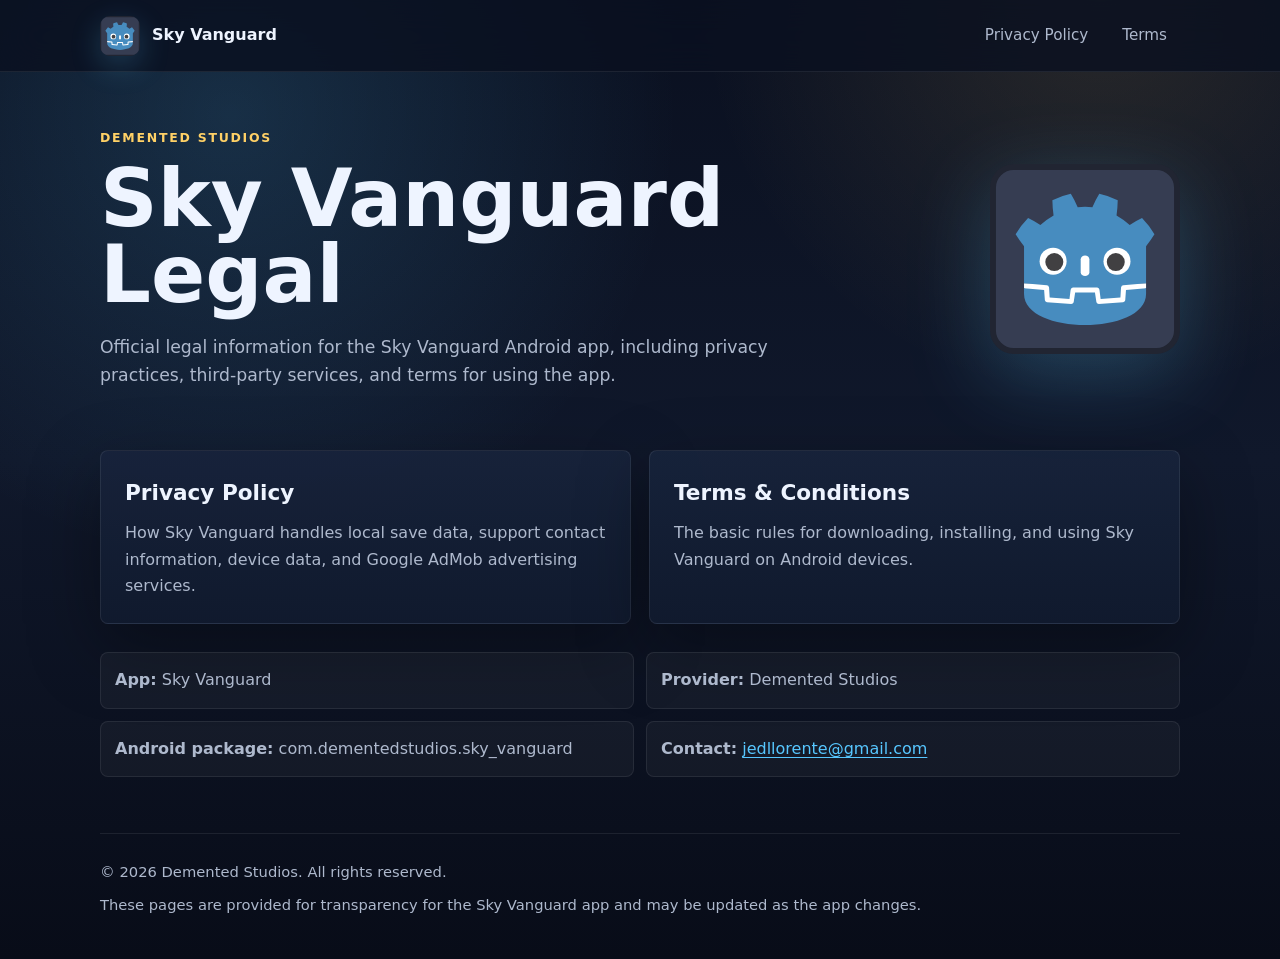
<file: docs/legal-site/index.html>
<!DOCTYPE html>
<html lang="en">
<head>
  <meta charset="utf-8">
  <meta name="viewport" content="width=device-width, initial-scale=1">
  <title>Sky Vanguard Legal</title>
  <meta name="description" content="Privacy Policy and Terms & Conditions for the Sky Vanguard Android app by Demented Studios.">
  <link rel="icon" href="assets/sky-vanguard-icon.svg" type="image/svg+xml">
  <link rel="stylesheet" href="styles.css">
</head>
<body>
  <header class="site-header">
    <div class="nav-shell">
      <a class="brand" href="index.html">
        <img src="assets/sky-vanguard-icon.svg" alt="Sky Vanguard icon">
        <span>Sky Vanguard</span>
      </a>
      <nav class="nav-links" aria-label="Legal pages">
        <a href="privacy-policy.html">Privacy Policy</a>
        <a href="terms-and-conditions.html">Terms</a>
      </nav>
    </div>
  </header>

  <main>
    <section class="hero">
      <div>
        <p class="eyebrow">Demented Studios</p>
        <h1>Sky Vanguard Legal</h1>
        <p class="lede">Official legal information for the Sky Vanguard Android app, including privacy practices, third-party services, and terms for using the app.</p>
      </div>
      <img class="hero-mark" src="assets/sky-vanguard-icon.svg" alt="" aria-hidden="true">
    </section>

    <section class="content-shell" aria-label="Legal documents">
      <div class="quick-links">
        <a class="link-card" href="privacy-policy.html">
          <h2>Privacy Policy</h2>
          <p>How Sky Vanguard handles local save data, support contact information, device data, and Google AdMob advertising services.</p>
        </a>
        <a class="link-card" href="terms-and-conditions.html">
          <h2>Terms &amp; Conditions</h2>
          <p>The basic rules for downloading, installing, and using Sky Vanguard on Android devices.</p>
        </a>
      </div>

      <ul class="meta-list" aria-label="Application details">
        <li><strong>App:</strong> Sky Vanguard</li>
        <li><strong>Provider:</strong> Demented Studios</li>
        <li><strong>Android package:</strong> com.dementedstudios.sky_vanguard</li>
        <li><strong>Contact:</strong> <a href="mailto:jedllorente@gmail.com">jedllorente@gmail.com</a></li>
      </ul>
    </section>
  </main>

  <footer class="site-footer">
    <p>&copy; 2026 Demented Studios. All rights reserved.</p>
    <p class="fine-print">These pages are provided for transparency for the Sky Vanguard app and may be updated as the app changes.</p>
  </footer>
</body>
</html>
</file>
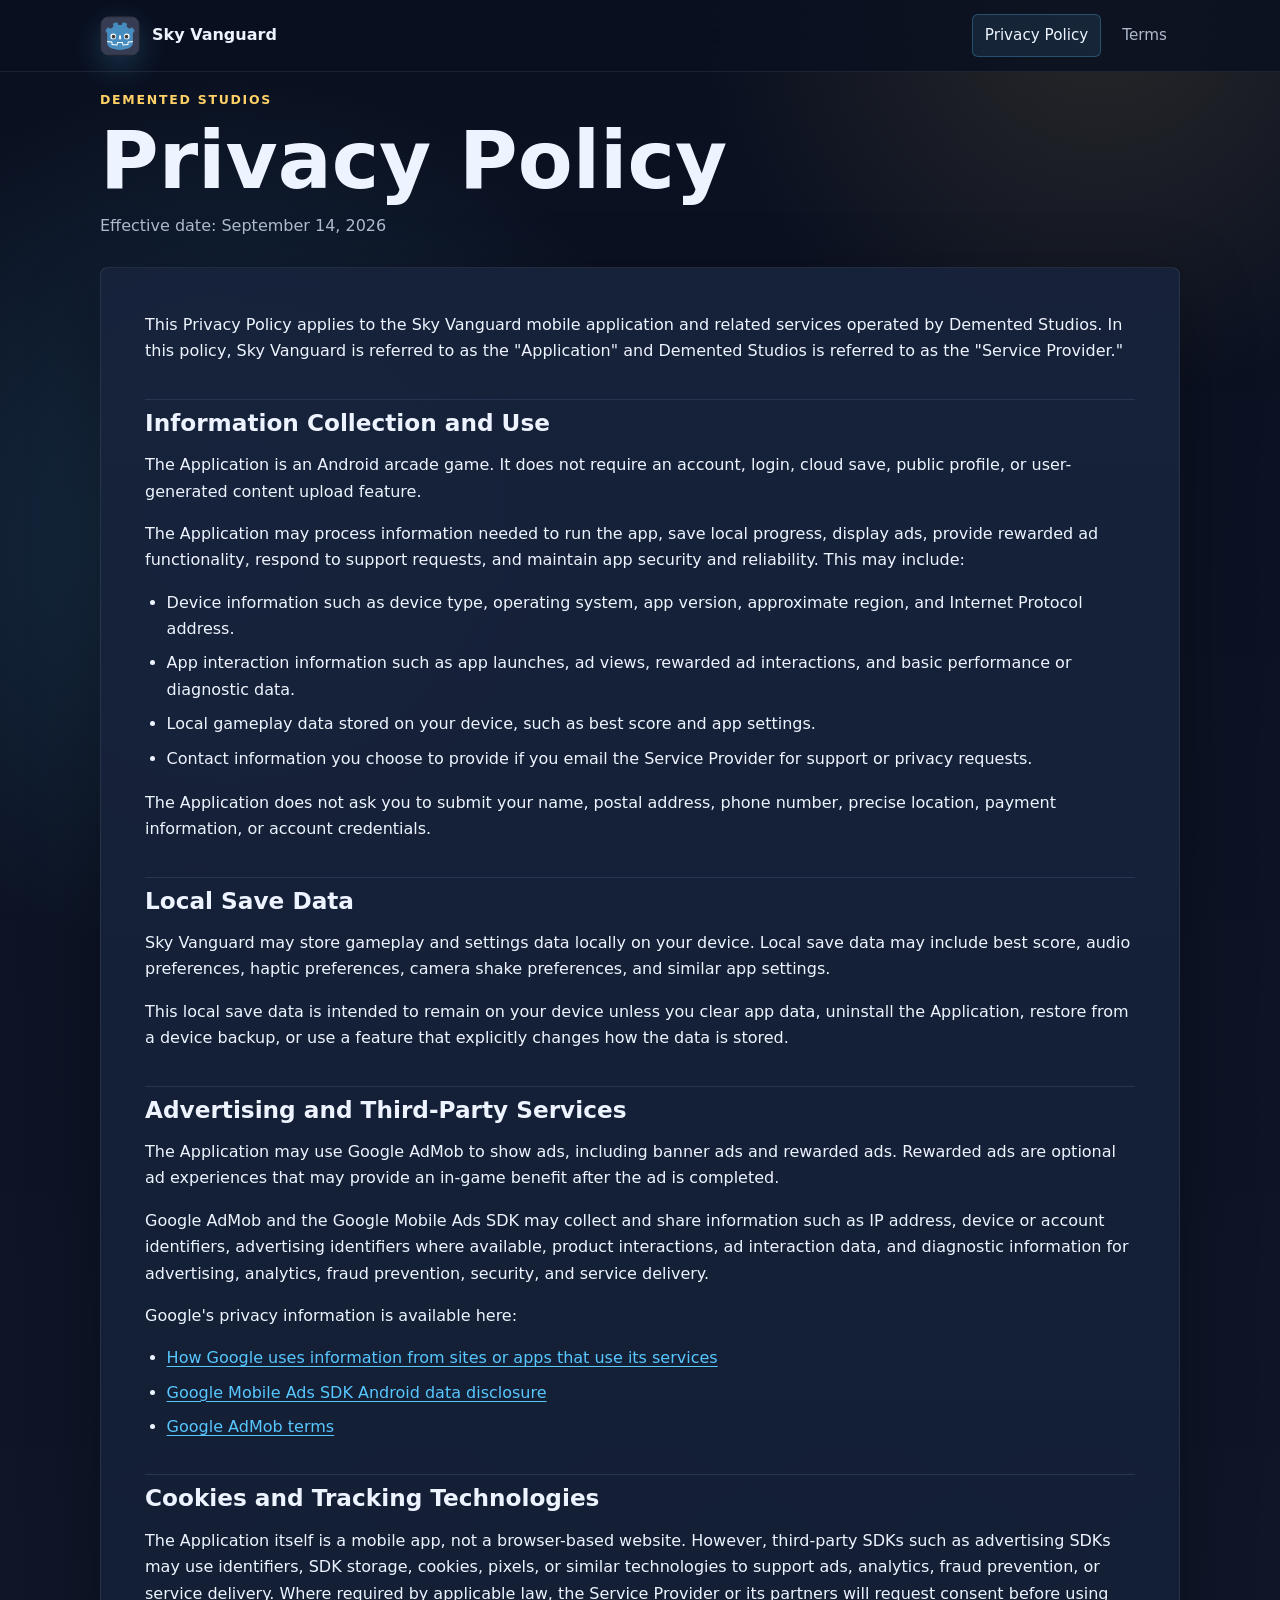
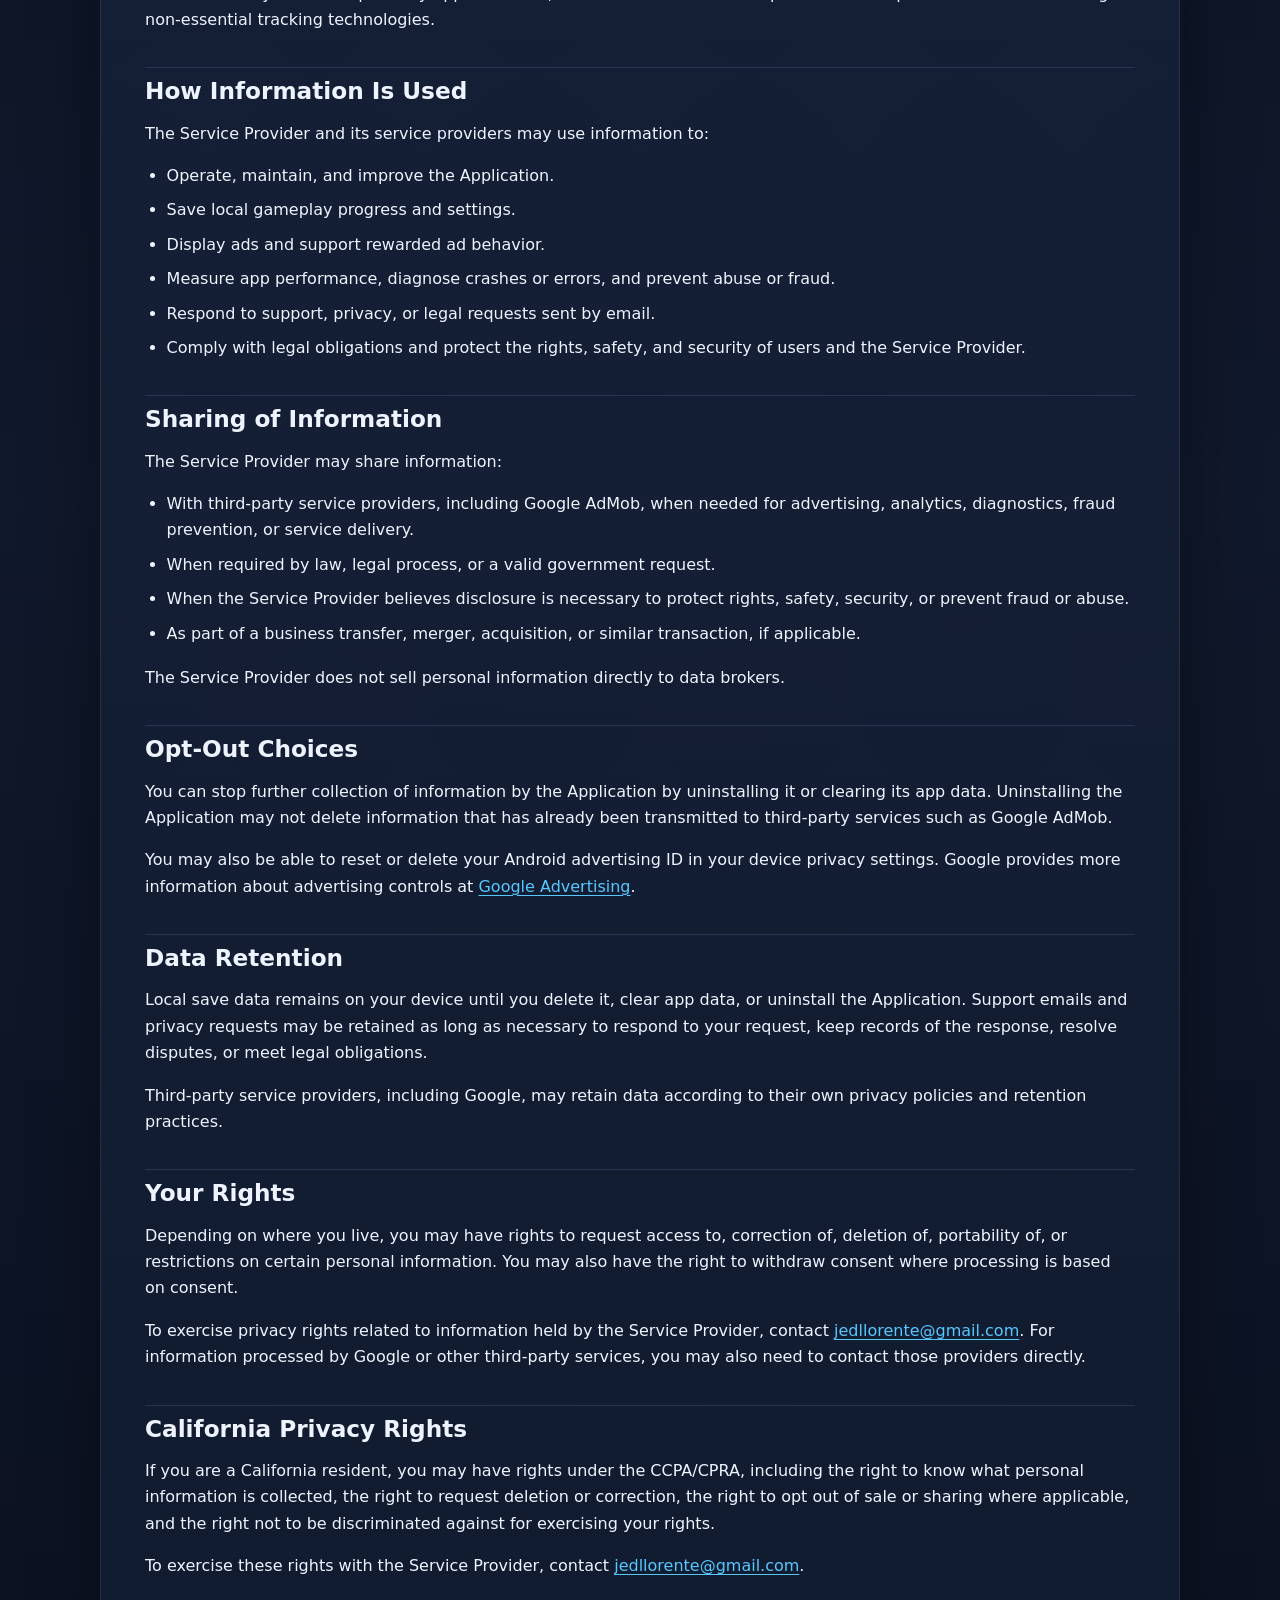
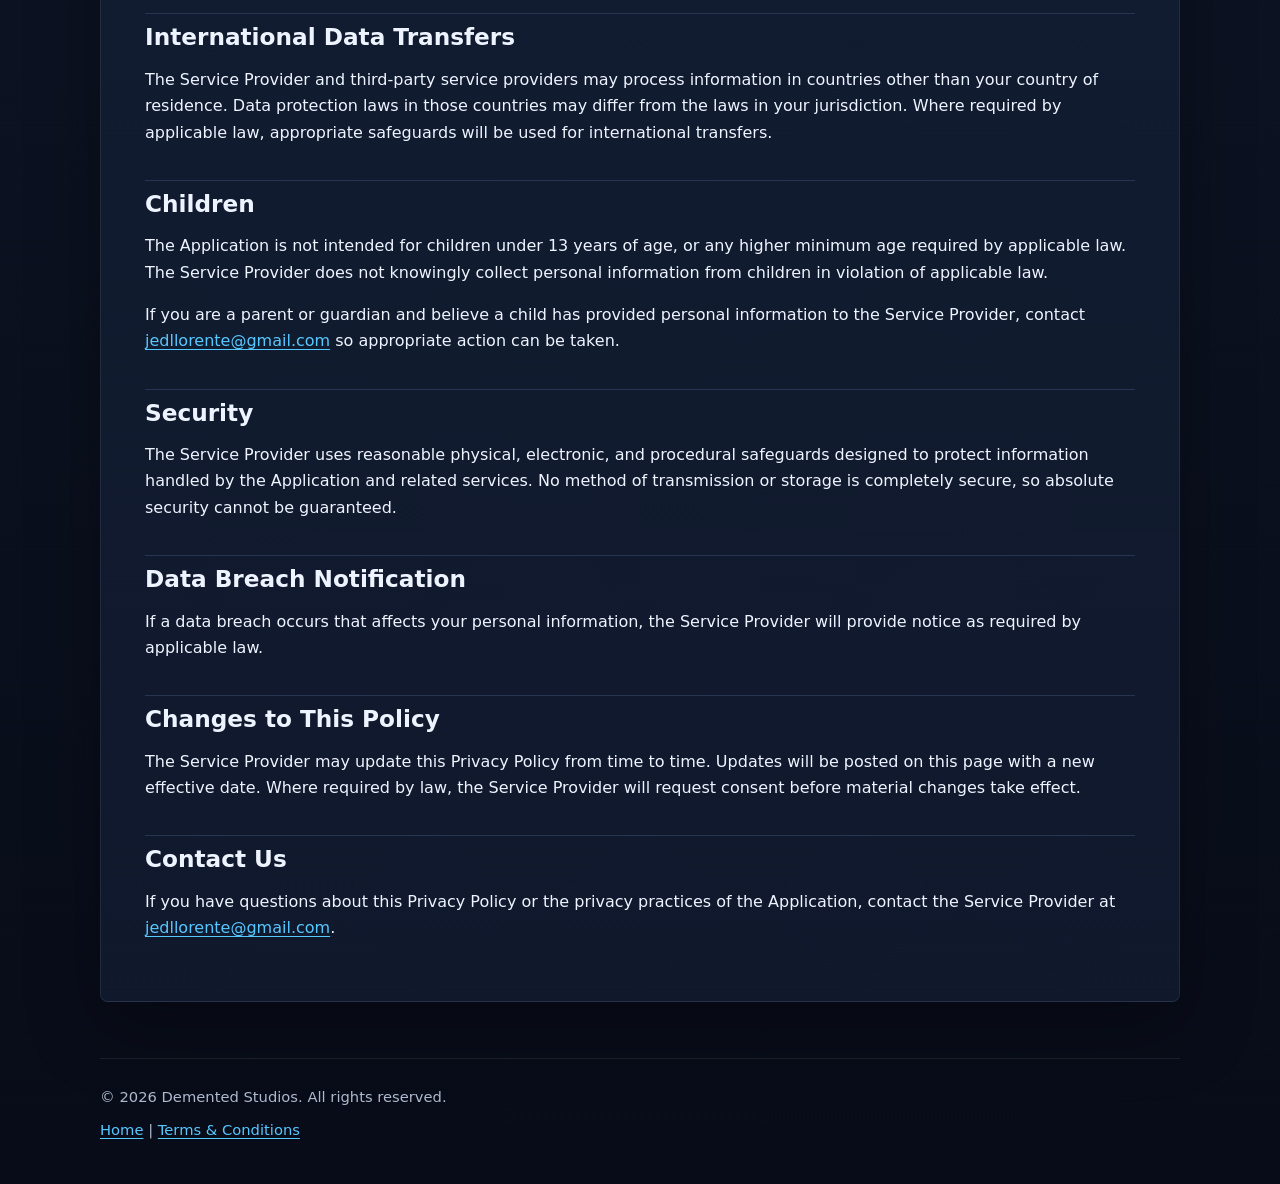
<file: docs/legal-site/privacy-policy.html>
<!DOCTYPE html>
<html lang="en">
<head>
  <meta charset="utf-8">
  <meta name="viewport" content="width=device-width, initial-scale=1">
  <title>Privacy Policy | Sky Vanguard</title>
  <meta name="description" content="Privacy Policy for the Sky Vanguard Android app by Demented Studios.">
  <link rel="icon" href="assets/sky-vanguard-icon.svg" type="image/svg+xml">
  <link rel="stylesheet" href="styles.css">
</head>
<body>
  <header class="site-header">
    <div class="nav-shell">
      <a class="brand" href="index.html">
        <img src="assets/sky-vanguard-icon.svg" alt="Sky Vanguard icon">
        <span>Sky Vanguard</span>
      </a>
      <nav class="nav-links" aria-label="Legal pages">
        <a href="privacy-policy.html" aria-current="page">Privacy Policy</a>
        <a href="terms-and-conditions.html">Terms</a>
      </nav>
    </div>
  </header>

  <main class="content-shell legal-page">
    <p class="eyebrow">Demented Studios</p>
    <h1>Privacy Policy</h1>
    <p class="updated">Effective date: September 14, 2026</p>

    <article class="legal-card">
      <p>This Privacy Policy applies to the Sky Vanguard mobile application and related services operated by Demented Studios. In this policy, Sky Vanguard is referred to as the "Application" and Demented Studios is referred to as the "Service Provider."</p>

      <h2>Information Collection and Use</h2>
      <p>The Application is an Android arcade game. It does not require an account, login, cloud save, public profile, or user-generated content upload feature.</p>
      <p>The Application may process information needed to run the app, save local progress, display ads, provide rewarded ad functionality, respond to support requests, and maintain app security and reliability. This may include:</p>
      <ul>
        <li>Device information such as device type, operating system, app version, approximate region, and Internet Protocol address.</li>
        <li>App interaction information such as app launches, ad views, rewarded ad interactions, and basic performance or diagnostic data.</li>
        <li>Local gameplay data stored on your device, such as best score and app settings.</li>
        <li>Contact information you choose to provide if you email the Service Provider for support or privacy requests.</li>
      </ul>
      <p>The Application does not ask you to submit your name, postal address, phone number, precise location, payment information, or account credentials.</p>

      <h2>Local Save Data</h2>
      <p>Sky Vanguard may store gameplay and settings data locally on your device. Local save data may include best score, audio preferences, haptic preferences, camera shake preferences, and similar app settings.</p>
      <p>This local save data is intended to remain on your device unless you clear app data, uninstall the Application, restore from a device backup, or use a feature that explicitly changes how the data is stored.</p>

      <h2>Advertising and Third-Party Services</h2>
      <p>The Application may use Google AdMob to show ads, including banner ads and rewarded ads. Rewarded ads are optional ad experiences that may provide an in-game benefit after the ad is completed.</p>
      <p>Google AdMob and the Google Mobile Ads SDK may collect and share information such as IP address, device or account identifiers, advertising identifiers where available, product interactions, ad interaction data, and diagnostic information for advertising, analytics, fraud prevention, security, and service delivery.</p>
      <p>Google's privacy information is available here:</p>
      <ul>
        <li><a href="https://policies.google.com/technologies/partner-sites" target="_blank" rel="noopener noreferrer">How Google uses information from sites or apps that use its services</a></li>
        <li><a href="https://developers.google.com/admob/android/privacy/play-data-disclosure" target="_blank" rel="noopener noreferrer">Google Mobile Ads SDK Android data disclosure</a></li>
        <li><a href="https://developers.google.com/admob/terms" target="_blank" rel="noopener noreferrer">Google AdMob terms</a></li>
      </ul>

      <h2>Cookies and Tracking Technologies</h2>
      <p>The Application itself is a mobile app, not a browser-based website. However, third-party SDKs such as advertising SDKs may use identifiers, SDK storage, cookies, pixels, or similar technologies to support ads, analytics, fraud prevention, or service delivery. Where required by applicable law, the Service Provider or its partners will request consent before using non-essential tracking technologies.</p>

      <h2>How Information Is Used</h2>
      <p>The Service Provider and its service providers may use information to:</p>
      <ul>
        <li>Operate, maintain, and improve the Application.</li>
        <li>Save local gameplay progress and settings.</li>
        <li>Display ads and support rewarded ad behavior.</li>
        <li>Measure app performance, diagnose crashes or errors, and prevent abuse or fraud.</li>
        <li>Respond to support, privacy, or legal requests sent by email.</li>
        <li>Comply with legal obligations and protect the rights, safety, and security of users and the Service Provider.</li>
      </ul>

      <h2>Sharing of Information</h2>
      <p>The Service Provider may share information:</p>
      <ul>
        <li>With third-party service providers, including Google AdMob, when needed for advertising, analytics, diagnostics, fraud prevention, or service delivery.</li>
        <li>When required by law, legal process, or a valid government request.</li>
        <li>When the Service Provider believes disclosure is necessary to protect rights, safety, security, or prevent fraud or abuse.</li>
        <li>As part of a business transfer, merger, acquisition, or similar transaction, if applicable.</li>
      </ul>
      <p>The Service Provider does not sell personal information directly to data brokers.</p>

      <h2>Opt-Out Choices</h2>
      <p>You can stop further collection of information by the Application by uninstalling it or clearing its app data. Uninstalling the Application may not delete information that has already been transmitted to third-party services such as Google AdMob.</p>
      <p>You may also be able to reset or delete your Android advertising ID in your device privacy settings. Google provides more information about advertising controls at <a href="https://policies.google.com/technologies/ads" target="_blank" rel="noopener noreferrer">Google Advertising</a>.</p>

      <h2>Data Retention</h2>
      <p>Local save data remains on your device until you delete it, clear app data, or uninstall the Application. Support emails and privacy requests may be retained as long as necessary to respond to your request, keep records of the response, resolve disputes, or meet legal obligations.</p>
      <p>Third-party service providers, including Google, may retain data according to their own privacy policies and retention practices.</p>

      <h2>Your Rights</h2>
      <p>Depending on where you live, you may have rights to request access to, correction of, deletion of, portability of, or restrictions on certain personal information. You may also have the right to withdraw consent where processing is based on consent.</p>
      <p>To exercise privacy rights related to information held by the Service Provider, contact <a href="mailto:jedllorente@gmail.com">jedllorente@gmail.com</a>. For information processed by Google or other third-party services, you may also need to contact those providers directly.</p>

      <h2>California Privacy Rights</h2>
      <p>If you are a California resident, you may have rights under the CCPA/CPRA, including the right to know what personal information is collected, the right to request deletion or correction, the right to opt out of sale or sharing where applicable, and the right not to be discriminated against for exercising your rights.</p>
      <p>To exercise these rights with the Service Provider, contact <a href="mailto:jedllorente@gmail.com">jedllorente@gmail.com</a>.</p>

      <h2>International Data Transfers</h2>
      <p>The Service Provider and third-party service providers may process information in countries other than your country of residence. Data protection laws in those countries may differ from the laws in your jurisdiction. Where required by applicable law, appropriate safeguards will be used for international transfers.</p>

      <h2>Children</h2>
      <p>The Application is not intended for children under 13 years of age, or any higher minimum age required by applicable law. The Service Provider does not knowingly collect personal information from children in violation of applicable law.</p>
      <p>If you are a parent or guardian and believe a child has provided personal information to the Service Provider, contact <a href="mailto:jedllorente@gmail.com">jedllorente@gmail.com</a> so appropriate action can be taken.</p>

      <h2>Security</h2>
      <p>The Service Provider uses reasonable physical, electronic, and procedural safeguards designed to protect information handled by the Application and related services. No method of transmission or storage is completely secure, so absolute security cannot be guaranteed.</p>

      <h2>Data Breach Notification</h2>
      <p>If a data breach occurs that affects your personal information, the Service Provider will provide notice as required by applicable law.</p>

      <h2>Changes to This Policy</h2>
      <p>The Service Provider may update this Privacy Policy from time to time. Updates will be posted on this page with a new effective date. Where required by law, the Service Provider will request consent before material changes take effect.</p>

      <h2>Contact Us</h2>
      <p>If you have questions about this Privacy Policy or the privacy practices of the Application, contact the Service Provider at <a href="mailto:jedllorente@gmail.com">jedllorente@gmail.com</a>.</p>

    </article>
  </main>

  <footer class="site-footer">
    <p>&copy; 2026 Demented Studios. All rights reserved.</p>
    <p><a href="index.html">Home</a> | <a href="terms-and-conditions.html">Terms &amp; Conditions</a></p>
  </footer>
</body>
</html>
</file>
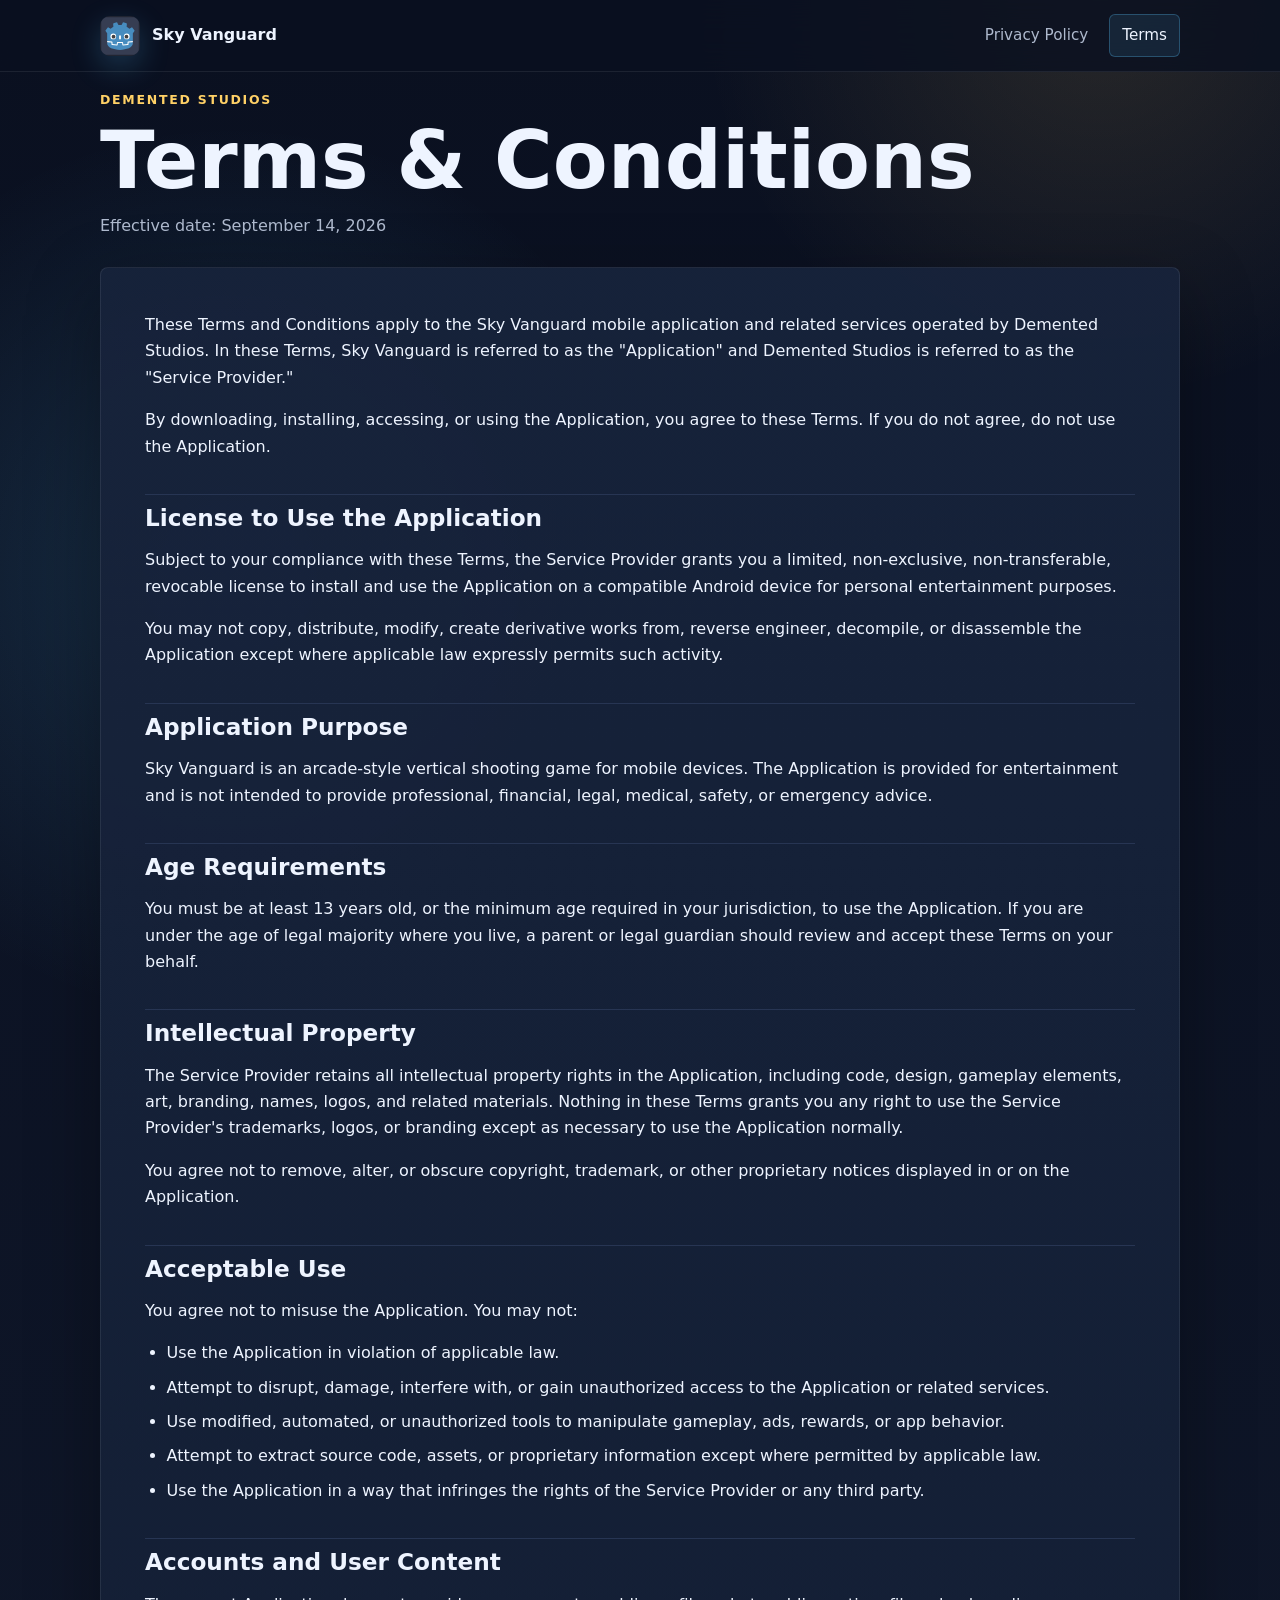
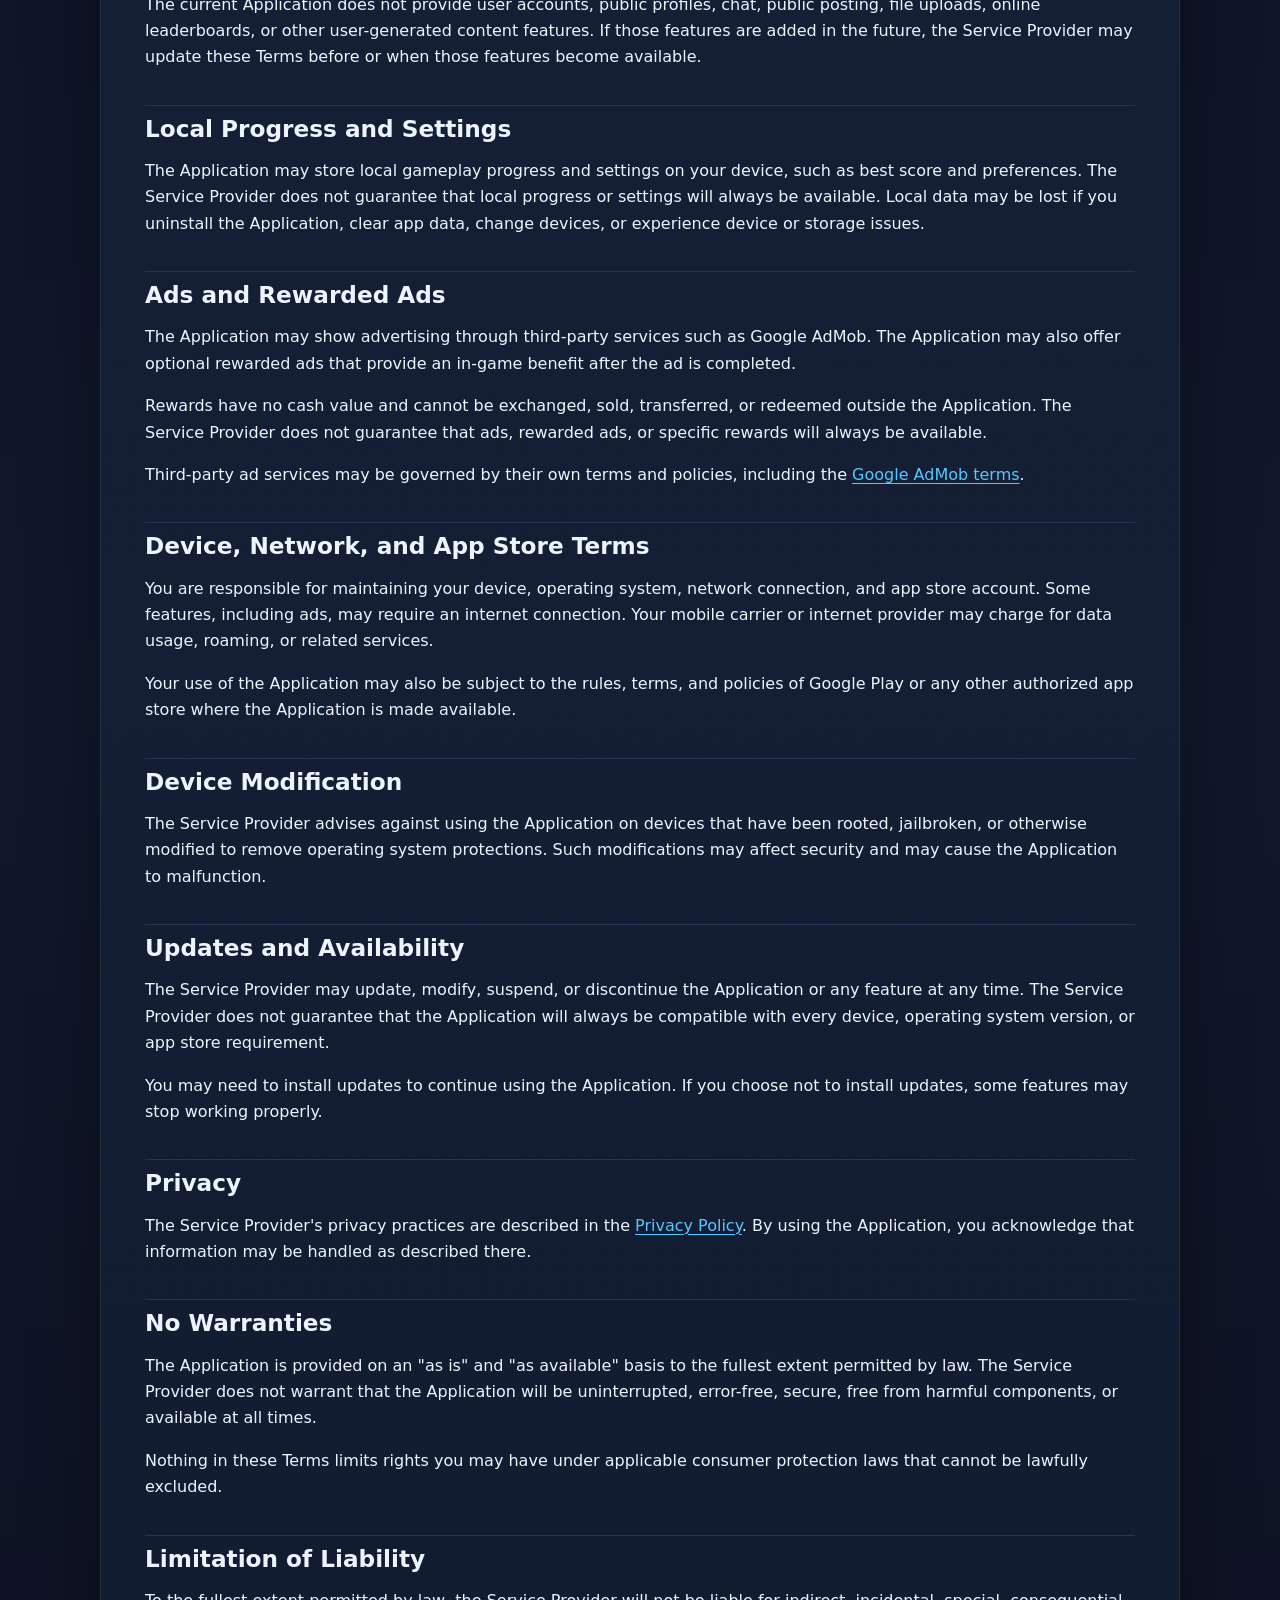
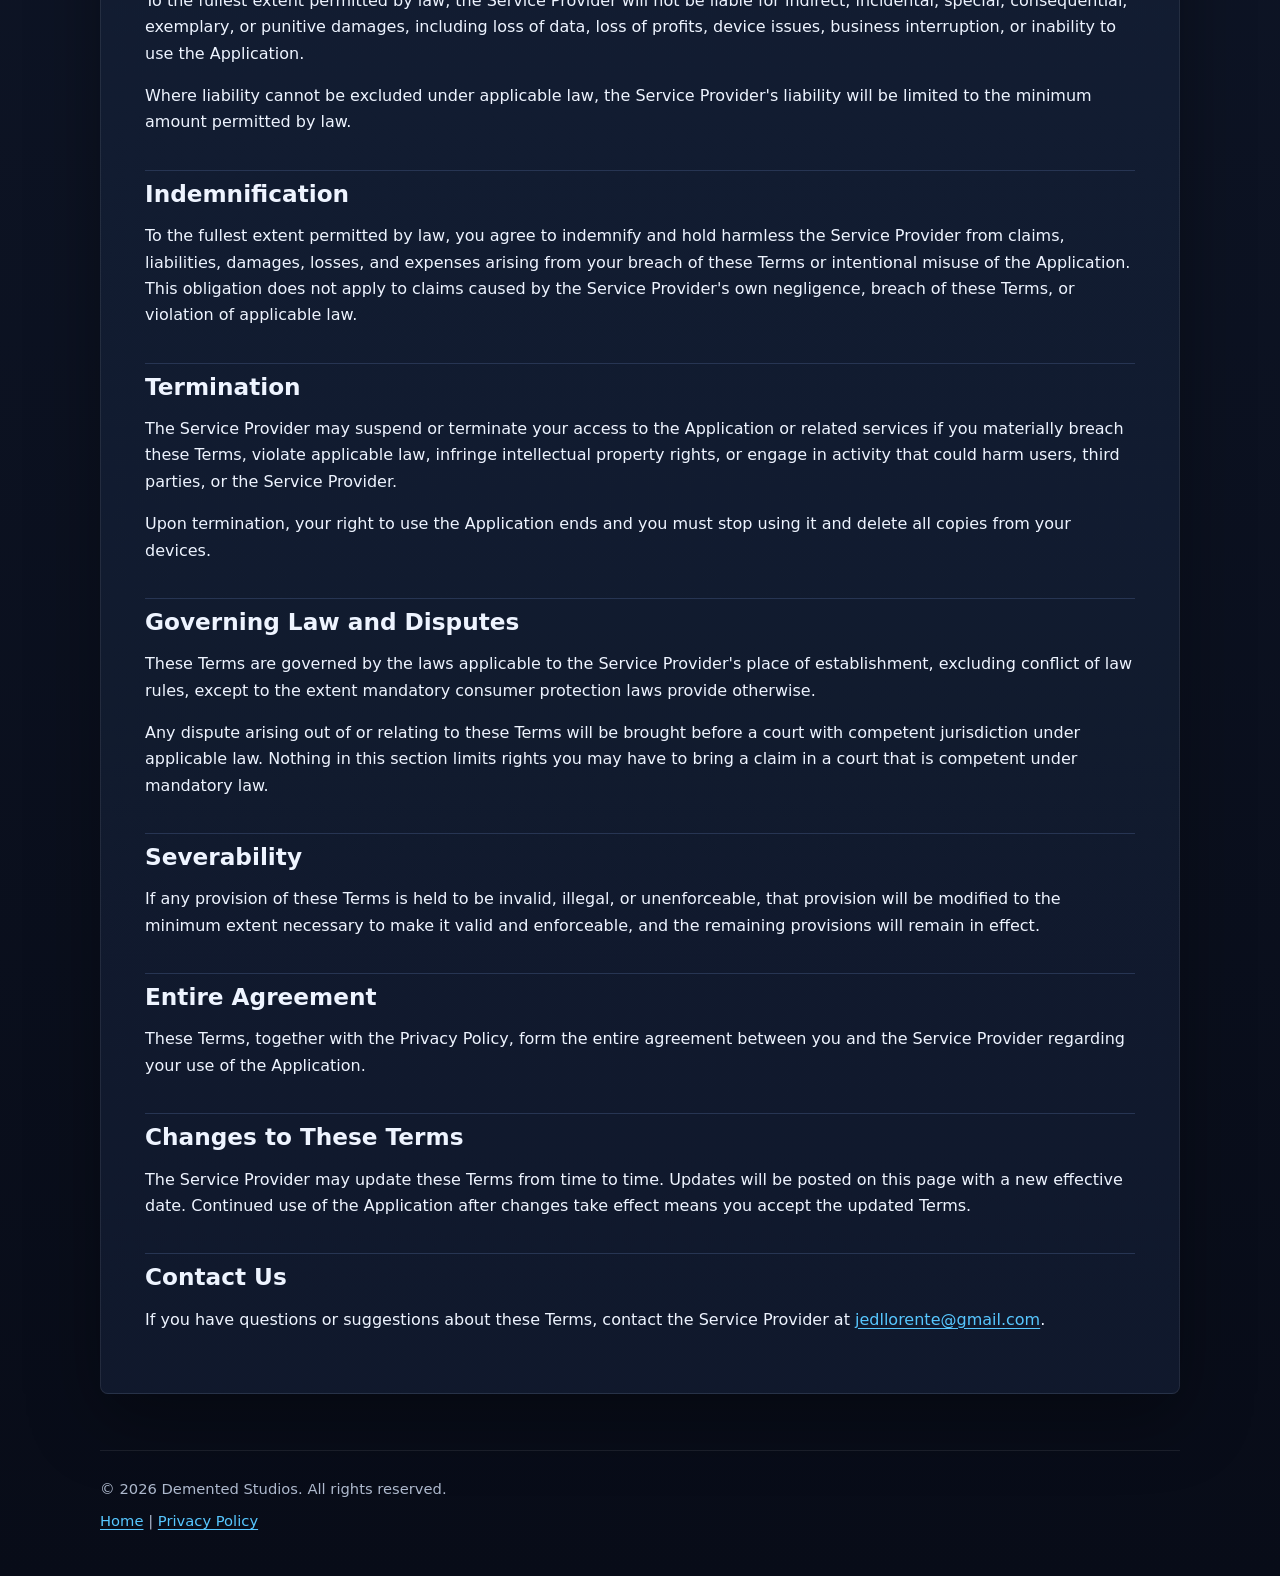
<file: docs/legal-site/terms-and-conditions.html>
<!DOCTYPE html>
<html lang="en">
<head>
  <meta charset="utf-8">
  <meta name="viewport" content="width=device-width, initial-scale=1">
  <title>Terms &amp; Conditions | Sky Vanguard</title>
  <meta name="description" content="Terms and Conditions for the Sky Vanguard Android app by Demented Studios.">
  <link rel="icon" href="assets/sky-vanguard-icon.svg" type="image/svg+xml">
  <link rel="stylesheet" href="styles.css">
</head>
<body>
  <header class="site-header">
    <div class="nav-shell">
      <a class="brand" href="index.html">
        <img src="assets/sky-vanguard-icon.svg" alt="Sky Vanguard icon">
        <span>Sky Vanguard</span>
      </a>
      <nav class="nav-links" aria-label="Legal pages">
        <a href="privacy-policy.html">Privacy Policy</a>
        <a href="terms-and-conditions.html" aria-current="page">Terms</a>
      </nav>
    </div>
  </header>

  <main class="content-shell legal-page">
    <p class="eyebrow">Demented Studios</p>
    <h1>Terms &amp; Conditions</h1>
    <p class="updated">Effective date: September 14, 2026</p>

    <article class="legal-card">
      <p>These Terms and Conditions apply to the Sky Vanguard mobile application and related services operated by Demented Studios. In these Terms, Sky Vanguard is referred to as the "Application" and Demented Studios is referred to as the "Service Provider."</p>
      <p>By downloading, installing, accessing, or using the Application, you agree to these Terms. If you do not agree, do not use the Application.</p>

      <h2>License to Use the Application</h2>
      <p>Subject to your compliance with these Terms, the Service Provider grants you a limited, non-exclusive, non-transferable, revocable license to install and use the Application on a compatible Android device for personal entertainment purposes.</p>
      <p>You may not copy, distribute, modify, create derivative works from, reverse engineer, decompile, or disassemble the Application except where applicable law expressly permits such activity.</p>

      <h2>Application Purpose</h2>
      <p>Sky Vanguard is an arcade-style vertical shooting game for mobile devices. The Application is provided for entertainment and is not intended to provide professional, financial, legal, medical, safety, or emergency advice.</p>

      <h2>Age Requirements</h2>
      <p>You must be at least 13 years old, or the minimum age required in your jurisdiction, to use the Application. If you are under the age of legal majority where you live, a parent or legal guardian should review and accept these Terms on your behalf.</p>

      <h2>Intellectual Property</h2>
      <p>The Service Provider retains all intellectual property rights in the Application, including code, design, gameplay elements, art, branding, names, logos, and related materials. Nothing in these Terms grants you any right to use the Service Provider's trademarks, logos, or branding except as necessary to use the Application normally.</p>
      <p>You agree not to remove, alter, or obscure copyright, trademark, or other proprietary notices displayed in or on the Application.</p>

      <h2>Acceptable Use</h2>
      <p>You agree not to misuse the Application. You may not:</p>
      <ul>
        <li>Use the Application in violation of applicable law.</li>
        <li>Attempt to disrupt, damage, interfere with, or gain unauthorized access to the Application or related services.</li>
        <li>Use modified, automated, or unauthorized tools to manipulate gameplay, ads, rewards, or app behavior.</li>
        <li>Attempt to extract source code, assets, or proprietary information except where permitted by applicable law.</li>
        <li>Use the Application in a way that infringes the rights of the Service Provider or any third party.</li>
      </ul>

      <h2>Accounts and User Content</h2>
      <p>The current Application does not provide user accounts, public profiles, chat, public posting, file uploads, online leaderboards, or other user-generated content features. If those features are added in the future, the Service Provider may update these Terms before or when those features become available.</p>

      <h2>Local Progress and Settings</h2>
      <p>The Application may store local gameplay progress and settings on your device, such as best score and preferences. The Service Provider does not guarantee that local progress or settings will always be available. Local data may be lost if you uninstall the Application, clear app data, change devices, or experience device or storage issues.</p>

      <h2>Ads and Rewarded Ads</h2>
      <p>The Application may show advertising through third-party services such as Google AdMob. The Application may also offer optional rewarded ads that provide an in-game benefit after the ad is completed.</p>
      <p>Rewards have no cash value and cannot be exchanged, sold, transferred, or redeemed outside the Application. The Service Provider does not guarantee that ads, rewarded ads, or specific rewards will always be available.</p>
      <p>Third-party ad services may be governed by their own terms and policies, including the <a href="https://developers.google.com/admob/terms" target="_blank" rel="noopener noreferrer">Google AdMob terms</a>.</p>

      <h2>Device, Network, and App Store Terms</h2>
      <p>You are responsible for maintaining your device, operating system, network connection, and app store account. Some features, including ads, may require an internet connection. Your mobile carrier or internet provider may charge for data usage, roaming, or related services.</p>
      <p>Your use of the Application may also be subject to the rules, terms, and policies of Google Play or any other authorized app store where the Application is made available.</p>

      <h2>Device Modification</h2>
      <p>The Service Provider advises against using the Application on devices that have been rooted, jailbroken, or otherwise modified to remove operating system protections. Such modifications may affect security and may cause the Application to malfunction.</p>

      <h2>Updates and Availability</h2>
      <p>The Service Provider may update, modify, suspend, or discontinue the Application or any feature at any time. The Service Provider does not guarantee that the Application will always be compatible with every device, operating system version, or app store requirement.</p>
      <p>You may need to install updates to continue using the Application. If you choose not to install updates, some features may stop working properly.</p>

      <h2>Privacy</h2>
      <p>The Service Provider's privacy practices are described in the <a href="privacy-policy.html">Privacy Policy</a>. By using the Application, you acknowledge that information may be handled as described there.</p>

      <h2>No Warranties</h2>
      <p>The Application is provided on an "as is" and "as available" basis to the fullest extent permitted by law. The Service Provider does not warrant that the Application will be uninterrupted, error-free, secure, free from harmful components, or available at all times.</p>
      <p>Nothing in these Terms limits rights you may have under applicable consumer protection laws that cannot be lawfully excluded.</p>

      <h2>Limitation of Liability</h2>
      <p>To the fullest extent permitted by law, the Service Provider will not be liable for indirect, incidental, special, consequential, exemplary, or punitive damages, including loss of data, loss of profits, device issues, business interruption, or inability to use the Application.</p>
      <p>Where liability cannot be excluded under applicable law, the Service Provider's liability will be limited to the minimum amount permitted by law.</p>

      <h2>Indemnification</h2>
      <p>To the fullest extent permitted by law, you agree to indemnify and hold harmless the Service Provider from claims, liabilities, damages, losses, and expenses arising from your breach of these Terms or intentional misuse of the Application. This obligation does not apply to claims caused by the Service Provider's own negligence, breach of these Terms, or violation of applicable law.</p>

      <h2>Termination</h2>
      <p>The Service Provider may suspend or terminate your access to the Application or related services if you materially breach these Terms, violate applicable law, infringe intellectual property rights, or engage in activity that could harm users, third parties, or the Service Provider.</p>
      <p>Upon termination, your right to use the Application ends and you must stop using it and delete all copies from your devices.</p>

      <h2>Governing Law and Disputes</h2>
      <p>These Terms are governed by the laws applicable to the Service Provider's place of establishment, excluding conflict of law rules, except to the extent mandatory consumer protection laws provide otherwise.</p>
      <p>Any dispute arising out of or relating to these Terms will be brought before a court with competent jurisdiction under applicable law. Nothing in this section limits rights you may have to bring a claim in a court that is competent under mandatory law.</p>

      <h2>Severability</h2>
      <p>If any provision of these Terms is held to be invalid, illegal, or unenforceable, that provision will be modified to the minimum extent necessary to make it valid and enforceable, and the remaining provisions will remain in effect.</p>

      <h2>Entire Agreement</h2>
      <p>These Terms, together with the Privacy Policy, form the entire agreement between you and the Service Provider regarding your use of the Application.</p>

      <h2>Changes to These Terms</h2>
      <p>The Service Provider may update these Terms from time to time. Updates will be posted on this page with a new effective date. Continued use of the Application after changes take effect means you accept the updated Terms.</p>

      <h2>Contact Us</h2>
      <p>If you have questions or suggestions about these Terms, contact the Service Provider at <a href="mailto:jedllorente@gmail.com">jedllorente@gmail.com</a>.</p>

    </article>
  </main>

  <footer class="site-footer">
    <p>&copy; 2026 Demented Studios. All rights reserved.</p>
    <p><a href="index.html">Home</a> | <a href="privacy-policy.html">Privacy Policy</a></p>
  </footer>
</body>
</html>
</file>
<file: docs/legal-site/styles.css>
:root {
  color-scheme: dark;
  --bg: #0a1020;
  --panel: #111a2e;
  --panel-strong: #17233b;
  --text: #eef4ff;
  --muted: #aeb9cd;
  --line: #273553;
  --accent: #57c7ff;
  --accent-strong: #ffd166;
  --shadow: 0 24px 70px rgba(0, 0, 0, 0.34);
}

* {
  box-sizing: border-box;
}

html {
  scroll-behavior: smooth;
}

body {
  margin: 0;
  min-height: 100vh;
  background:
    radial-gradient(circle at 18% 12%, rgba(87, 199, 255, 0.16), transparent 28rem),
    radial-gradient(circle at 86% 0%, rgba(255, 209, 102, 0.12), transparent 25rem),
    linear-gradient(180deg, #0a1020 0%, #10182b 48%, #080c18 100%);
  color: var(--text);
  font-family: Inter, ui-sans-serif, system-ui, -apple-system, BlinkMacSystemFont, "Segoe UI", sans-serif;
  line-height: 1.65;
}

a {
  color: var(--accent);
  text-decoration-thickness: 0.08em;
  text-underline-offset: 0.18em;
}

a:hover {
  color: #91ddff;
}

.site-header {
  border-bottom: 1px solid rgba(255, 255, 255, 0.08);
  background: rgba(10, 16, 32, 0.82);
  backdrop-filter: blur(18px);
  position: sticky;
  top: 0;
  z-index: 5;
}

.nav-shell,
.hero,
.content-shell,
.site-footer {
  width: min(1080px, calc(100% - 32px));
  margin: 0 auto;
}

.nav-shell {
  display: flex;
  align-items: center;
  justify-content: space-between;
  gap: 20px;
  padding: 14px 0;
}

.brand {
  display: inline-flex;
  align-items: center;
  gap: 12px;
  min-width: 0;
  color: var(--text);
  text-decoration: none;
  font-weight: 800;
  letter-spacing: 0;
}

.brand img {
  width: 40px;
  height: 40px;
  border-radius: 10px;
  box-shadow: 0 10px 30px rgba(87, 199, 255, 0.22);
}

.brand span {
  overflow-wrap: anywhere;
}

.nav-links {
  display: flex;
  align-items: center;
  justify-content: flex-end;
  gap: 8px;
  flex-wrap: wrap;
}

.nav-links a {
  border: 1px solid transparent;
  color: var(--muted);
  padding: 8px 12px;
  text-decoration: none;
  border-radius: 6px;
  font-size: 0.95rem;
}

.nav-links a:hover,
.nav-links a[aria-current="page"] {
  border-color: rgba(87, 199, 255, 0.28);
  background: rgba(87, 199, 255, 0.1);
  color: var(--text);
}

.hero {
  display: grid;
  grid-template-columns: minmax(0, 1fr) auto;
  align-items: center;
  gap: 28px;
  padding: 56px 0 34px;
}

.hero h1,
.legal-page h1 {
  margin: 0;
  font-size: clamp(2.4rem, 7vw, 5rem);
  line-height: 0.95;
  letter-spacing: 0;
}

.eyebrow {
  margin: 0 0 12px;
  color: var(--accent-strong);
  font-size: 0.78rem;
  font-weight: 800;
  letter-spacing: 0.14em;
  text-transform: uppercase;
}

.lede {
  max-width: 720px;
  margin: 20px 0 0;
  color: var(--muted);
  font-size: 1.08rem;
}

.hero-mark {
  width: min(190px, 28vw);
  min-width: 116px;
  filter: drop-shadow(0 22px 40px rgba(87, 199, 255, 0.24));
}

.content-shell {
  padding: 18px 0 56px;
}

.quick-links {
  display: grid;
  grid-template-columns: repeat(2, minmax(0, 1fr));
  gap: 18px;
  margin: 8px 0 28px;
}

.link-card,
.legal-card {
  background: linear-gradient(180deg, rgba(23, 35, 59, 0.94), rgba(17, 26, 46, 0.94));
  border: 1px solid rgba(255, 255, 255, 0.08);
  border-radius: 8px;
  box-shadow: var(--shadow);
}

.link-card {
  display: block;
  padding: 24px;
  text-decoration: none;
  color: var(--text);
}

.link-card:hover {
  border-color: rgba(87, 199, 255, 0.38);
  color: var(--text);
}

.link-card h2 {
  margin: 0 0 10px;
  font-size: 1.35rem;
  letter-spacing: 0;
}

.link-card p,
.meta-list,
.fine-print,
.updated {
  color: var(--muted);
}

.link-card p {
  margin: 0;
}

.legal-card {
  padding: clamp(22px, 4vw, 44px);
}

.legal-page .updated {
  margin: 14px 0 28px;
}

.legal-card h2 {
  margin: 34px 0 10px;
  padding-top: 4px;
  border-top: 1px solid var(--line);
  font-size: 1.45rem;
  letter-spacing: 0;
}

.legal-card h2:first-child {
  margin-top: 0;
  border-top: 0;
}

.legal-card h3 {
  margin: 24px 0 8px;
  font-size: 1.08rem;
  letter-spacing: 0;
}

.legal-card p {
  margin: 0 0 16px;
}

.legal-card ul {
  margin: 0 0 18px;
  padding-left: 1.35rem;
}

.legal-card li + li {
  margin-top: 8px;
}

.notice {
  border-left: 4px solid var(--accent);
  background: rgba(87, 199, 255, 0.09);
  padding: 14px 16px;
  border-radius: 6px;
}

.meta-list {
  display: grid;
  grid-template-columns: repeat(2, minmax(0, 1fr));
  gap: 12px;
  margin: 26px 0 0;
  padding: 0;
  list-style: none;
}

.meta-list li {
  border: 1px solid rgba(255, 255, 255, 0.08);
  border-radius: 8px;
  padding: 14px;
  background: rgba(255, 255, 255, 0.04);
}

.site-footer {
  border-top: 1px solid rgba(255, 255, 255, 0.08);
  padding: 26px 0 34px;
  color: var(--muted);
  font-size: 0.92rem;
}

.site-footer p {
  margin: 0 0 8px;
}

@media (max-width: 720px) {
  .nav-shell,
  .hero {
    align-items: flex-start;
    flex-direction: column;
  }

  .nav-shell {
    display: flex;
  }

  .nav-links {
    justify-content: flex-start;
  }

  .hero {
    grid-template-columns: 1fr;
    padding-top: 38px;
  }

  .hero-mark {
    order: -1;
    width: 94px;
  }

  .quick-links,
  .meta-list {
    grid-template-columns: 1fr;
  }
}
</file>
